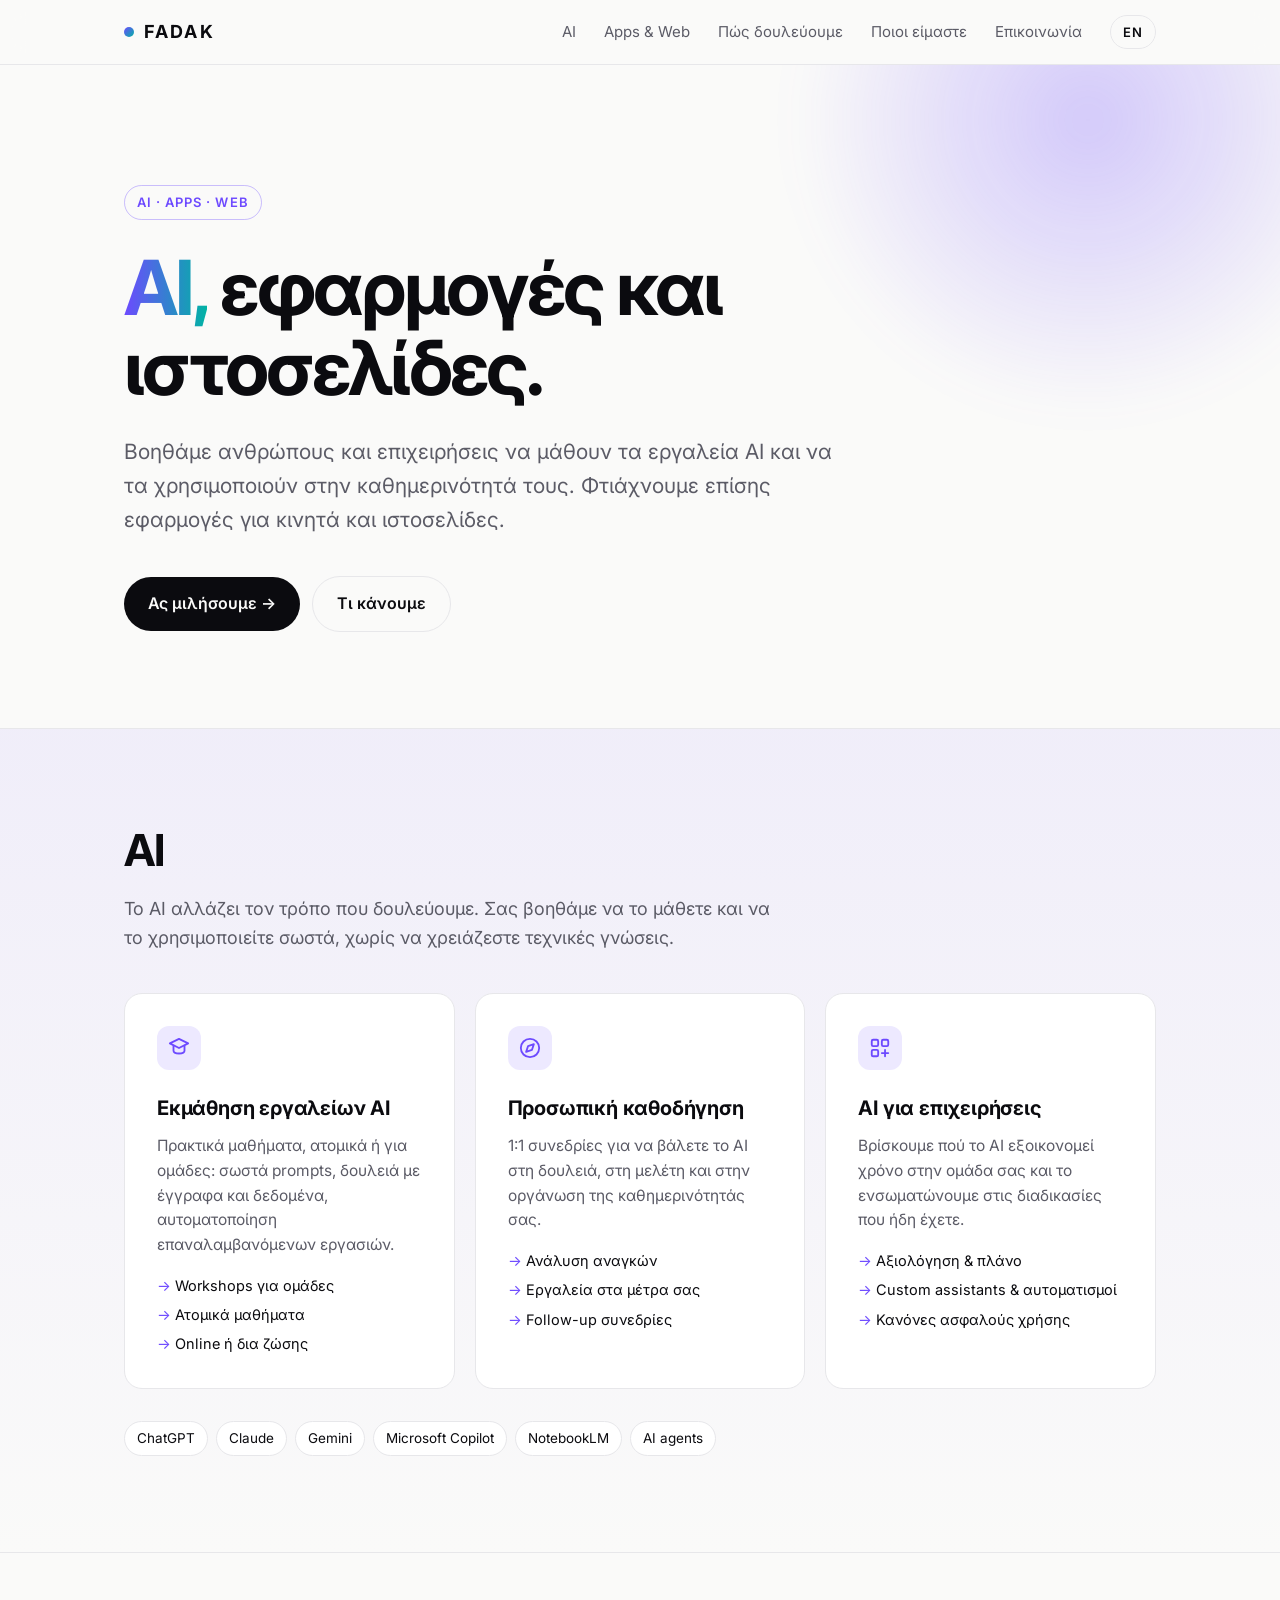
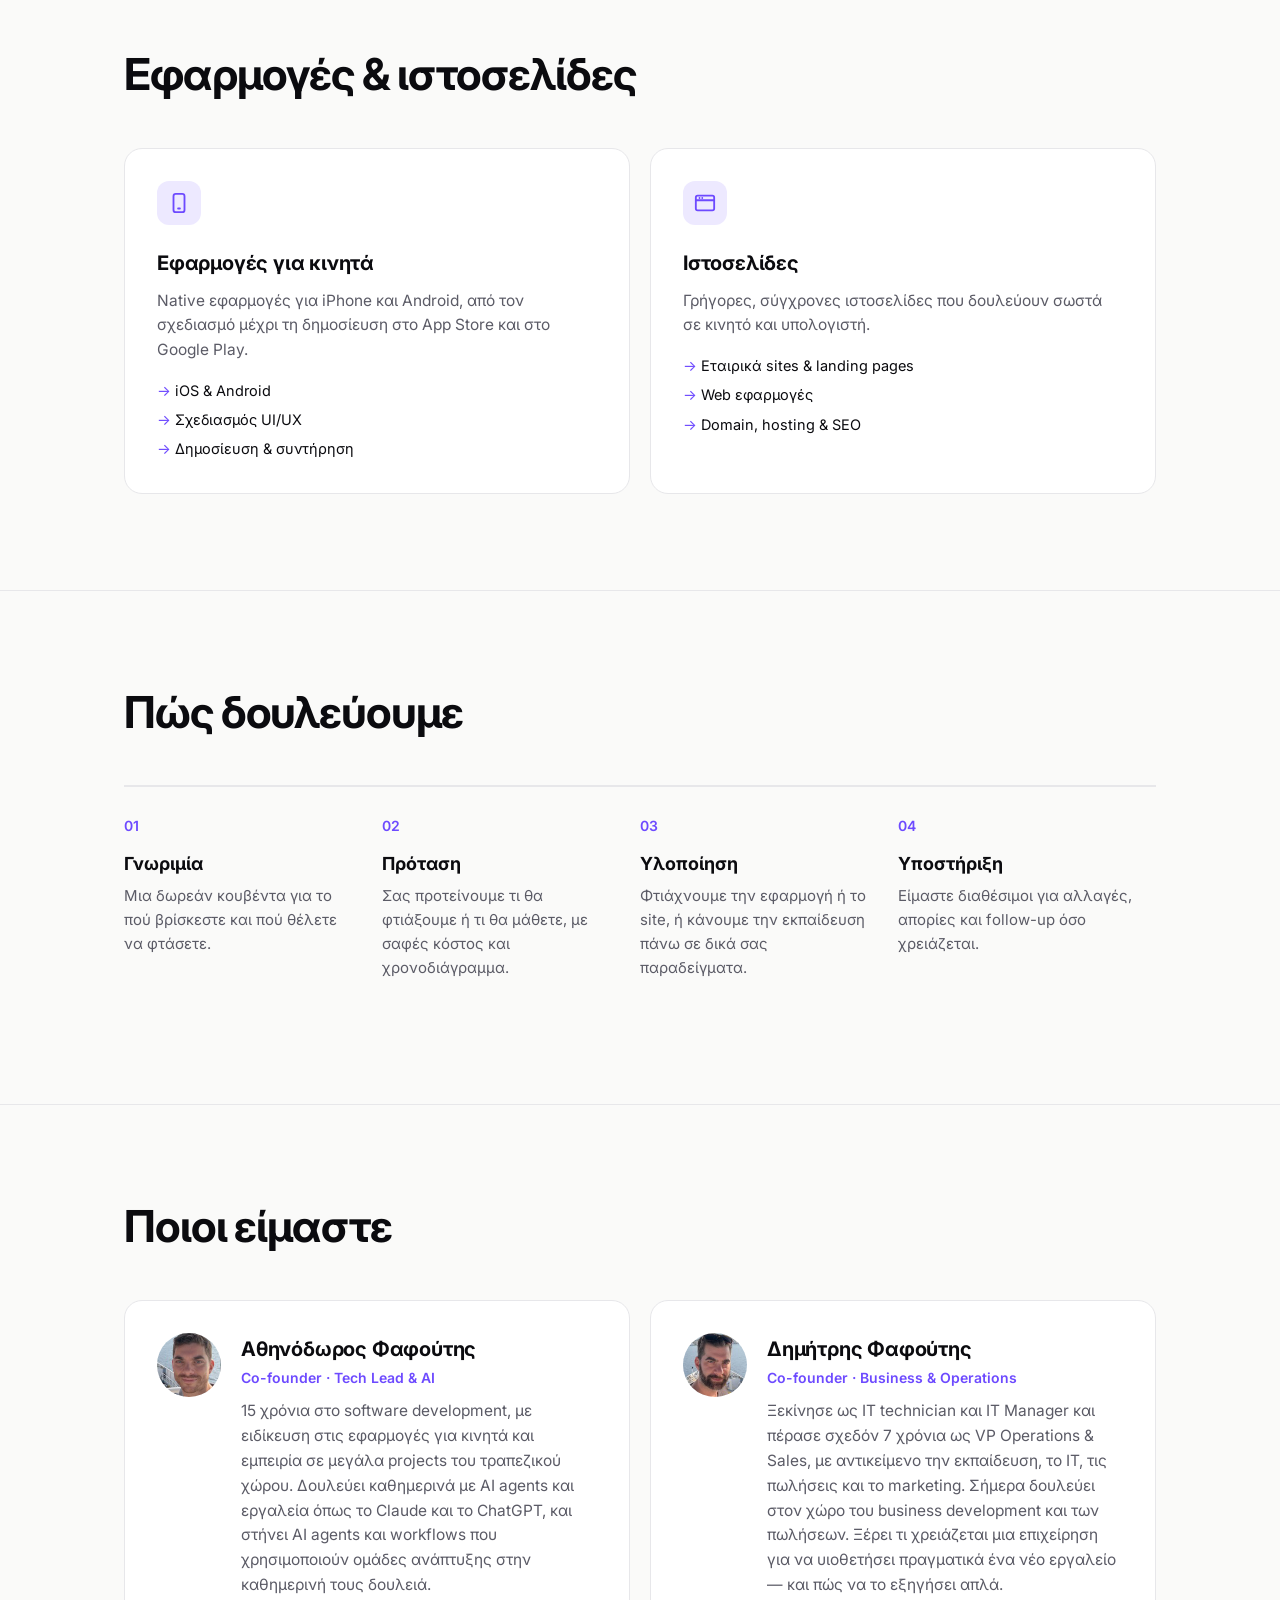
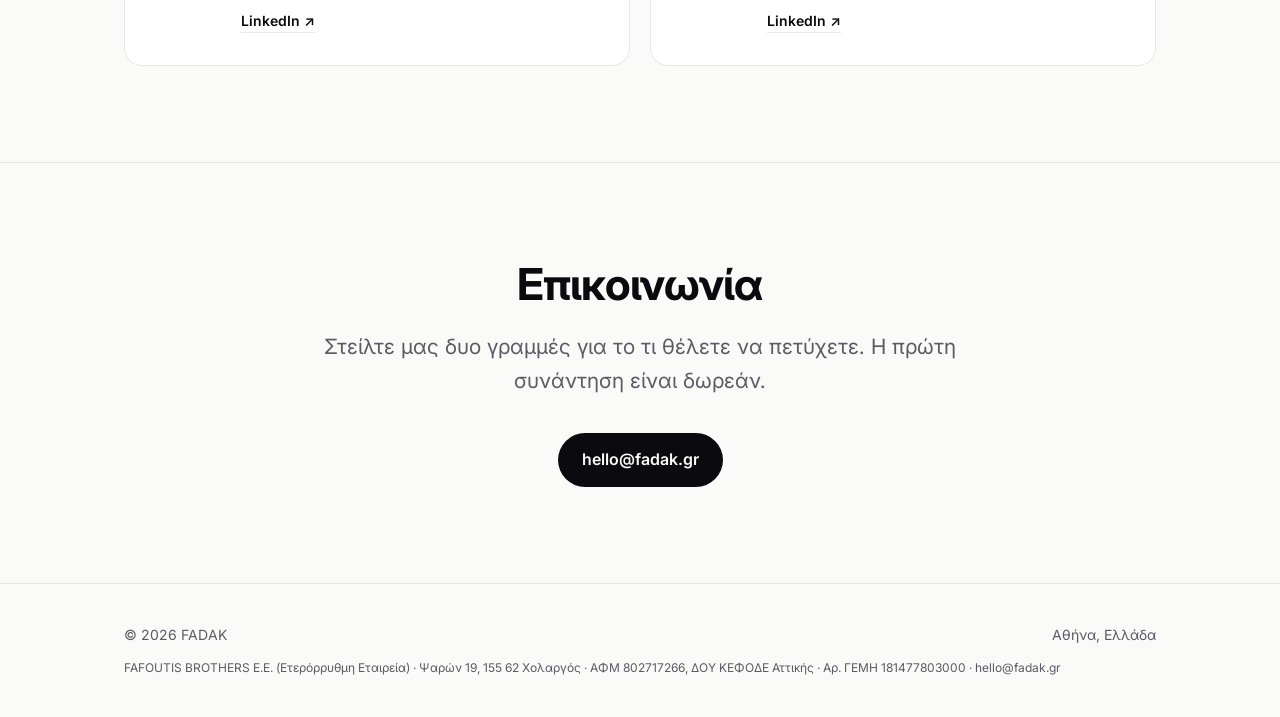
<file: index.html>
<!doctype html>
<html lang="el">
<head>
<meta charset="utf-8">
<meta name="viewport" content="width=device-width, initial-scale=1">
<title>FADAK — AI, Apps & Web</title>
<meta name="description" content="FADAK: εκπαίδευση σε εργαλεία AI και καθοδήγηση, εφαρμογές για κινητά και ιστοσελίδες για ανθρώπους και επιχειρήσεις.">
<meta property="og:title" content="FADAK — AI, Apps & Web">
<meta property="og:description" content="Εκπαίδευση σε εργαλεία AI, εφαρμογές για κινητά και ιστοσελίδες.">
<meta property="og:url" content="https://fadak.gr">
<meta property="og:type" content="website">
<link rel="canonical" href="https://fadak.gr/">
<link rel="alternate" hreflang="el" href="https://fadak.gr/">
<link rel="alternate" hreflang="en" href="https://fadak.gr/en/">
<link rel="alternate" hreflang="x-default" href="https://fadak.gr/">
<link rel="icon" href="data:image/svg+xml,<svg xmlns='http://www.w3.org/2000/svg' viewBox='0 0 32 32'><rect width='32' height='32' rx='8' fill='%230b0b0f'/><circle cx='16' cy='16' r='6' fill='%237c5cff'/></svg>">
<link rel="preconnect" href="https://fonts.googleapis.com">
<link rel="preconnect" href="https://fonts.gstatic.com" crossorigin>
<link href="https://fonts.googleapis.com/css2?family=Inter:wght@400;500;600;700&display=swap" rel="stylesheet">
<link rel="stylesheet" href="style.css">
</head>
<body>

<nav>
  <div class="wrap">
    <a href="#" class="logo"><i></i>FADAK</a>
    <div class="nav-right">
    <ul>
      <li><a href="#ai">AI</a></li>
      <li><a href="#services">Apps & Web</a></li>
      <li><a href="#how">Πώς δουλεύουμε</a></li>
      <li><a href="#about">Ποιοι είμαστε</a></li>
      <li><a href="#contact">Επικοινωνία</a></li>
    </ul>
    <a class="lang" href="en/" hreflang="en" lang="en">EN</a>
    </div>
  </div>
</nav>

<header class="hero">
  <div class="wrap">
    <span class="eyebrow">AI · Apps · Web</span>
    <h1><span>AI,</span> εφαρμογές και ιστοσελίδες.</h1>
    <p class="lead">Βοηθάμε ανθρώπους και επιχειρήσεις να μάθουν τα εργαλεία AI και να τα χρησιμοποιούν στην καθημερινότητά τους. Φτιάχνουμε επίσης εφαρμογές για κινητά και ιστοσελίδες.</p>
    <a class="btn btn-primary" href="#contact">Ας μιλήσουμε →</a>
    <a class="btn btn-ghost" href="#ai">Τι κάνουμε</a>
  </div>
</header>

<section id="ai">
  <div class="wrap">
    <h2 class="reveal">AI</h2>
    <p class="intro reveal">Το AI αλλάζει τον τρόπο που δουλεύουμε. Σας βοηθάμε να το μάθετε και να το χρησιμοποιείτε σωστά, χωρίς να χρειάζεστε τεχνικές γνώσεις.</p>
    <div class="grid grid-3">
      <article class="card reveal">
        <div class="ico">
          <svg width="22" height="22" viewBox="0 0 24 24" fill="none" stroke="currentColor" stroke-width="2" stroke-linecap="round" stroke-linejoin="round"><path d="M2 7l10-5 10 5-10 5z"/><path d="M6 9.5V15c0 1.7 2.7 3 6 3s6-1.3 6-3V9.5"/></svg>
        </div>
        <h3>Εκμάθηση εργαλείων AI</h3>
        <p>Πρακτικά μαθήματα, ατομικά ή για ομάδες: σωστά prompts, δουλειά με έγγραφα και δεδομένα, αυτοματοποίηση επαναλαμβανόμενων εργασιών.</p>
        <ul><li>Workshops για ομάδες</li><li>Ατομικά μαθήματα</li><li>Online ή δια ζώσης</li></ul>
      </article>

      <article class="card reveal">
        <div class="ico">
          <svg width="22" height="22" viewBox="0 0 24 24" fill="none" stroke="currentColor" stroke-width="2" stroke-linecap="round" stroke-linejoin="round"><circle cx="12" cy="12" r="10"/><path d="M16.2 7.8l-2.1 6.3-6.3 2.1 2.1-6.3z"/></svg>
        </div>
        <h3>Προσωπική καθοδήγηση</h3>
        <p>1:1 συνεδρίες για να βάλετε το AI στη δουλειά, στη μελέτη και στην οργάνωση της καθημερινότητάς σας.</p>
        <ul><li>Ανάλυση αναγκών</li><li>Εργαλεία στα μέτρα σας</li><li>Follow-up συνεδρίες</li></ul>
      </article>

      <article class="card reveal">
        <div class="ico">
          <svg width="22" height="22" viewBox="0 0 24 24" fill="none" stroke="currentColor" stroke-width="2" stroke-linecap="round" stroke-linejoin="round"><rect x="3" y="3" width="7" height="7" rx="1.5"/><rect x="14" y="3" width="7" height="7" rx="1.5"/><rect x="3" y="14" width="7" height="7" rx="1.5"/><path d="M17.5 14v7M14 17.5h7"/></svg>
        </div>
        <h3>AI για επιχειρήσεις</h3>
        <p>Βρίσκουμε πού το AI εξοικονομεί χρόνο στην ομάδα σας και το ενσωματώνουμε στις διαδικασίες που ήδη έχετε.</p>
        <ul><li>Αξιολόγηση & πλάνο</li><li>Custom assistants & αυτοματισμοί</li><li>Κανόνες ασφαλούς χρήσης</li></ul>
      </article>
    </div>
    <div class="tags reveal">
      <span>ChatGPT</span><span>Claude</span><span>Gemini</span><span>Microsoft Copilot</span><span>NotebookLM</span><span>AI agents</span>
    </div>
  </div>
</section>

<section id="services">
  <div class="wrap">
    <h2 class="reveal">Εφαρμογές & ιστοσελίδες</h2>

    <div class="grid">
      <article class="card reveal">
        <div class="ico">
          <svg width="22" height="22" viewBox="0 0 24 24" fill="none" stroke="currentColor" stroke-width="2" stroke-linecap="round" stroke-linejoin="round"><rect x="6" y="2" width="12" height="20" rx="2.5"/><path d="M11 18h2"/></svg>
        </div>
        <h3>Εφαρμογές για κινητά</h3>
        <p>Native εφαρμογές για iPhone και Android, από τον σχεδιασμό μέχρι τη δημοσίευση στο App Store και στο Google Play.</p>
        <ul><li>iOS & Android</li><li>Σχεδιασμός UI/UX</li><li>Δημοσίευση & συντήρηση</li></ul>
      </article>

      <article class="card reveal">
        <div class="ico">
          <svg width="22" height="22" viewBox="0 0 24 24" fill="none" stroke="currentColor" stroke-width="2" stroke-linecap="round" stroke-linejoin="round"><rect x="2" y="4" width="20" height="16" rx="2"/><path d="M2 9h20"/><path d="M6 6.5h.01M9 6.5h.01"/></svg>
        </div>
        <h3>Ιστοσελίδες</h3>
        <p>Γρήγορες, σύγχρονες ιστοσελίδες που δουλεύουν σωστά σε κινητό και υπολογιστή.</p>
        <ul><li>Εταιρικά sites & landing pages</li><li>Web εφαρμογές</li><li>Domain, hosting & SEO</li></ul>
      </article>
    </div>
  </div>
</section>

<section id="how">
  <div class="wrap">
    <h2 class="reveal">Πώς δουλεύουμε</h2>
    <div class="steps">
      <div class="step reveal"><h4>Γνωριμία</h4><p>Μια δωρεάν κουβέντα για το πού βρίσκεστε και πού θέλετε να φτάσετε.</p></div>
      <div class="step reveal"><h4>Πρόταση</h4><p>Σας προτείνουμε τι θα φτιάξουμε ή τι θα μάθετε, με σαφές κόστος και χρονοδιάγραμμα.</p></div>
      <div class="step reveal"><h4>Υλοποίηση</h4><p>Φτιάχνουμε την εφαρμογή ή το site, ή κάνουμε την εκπαίδευση πάνω σε δικά σας παραδείγματα.</p></div>
      <div class="step reveal"><h4>Υποστήριξη</h4><p>Είμαστε διαθέσιμοι για αλλαγές, απορίες και follow-up όσο χρειάζεται.</p></div>
    </div>
  </div>
</section>

<section id="about">
  <div class="wrap">
    <h2 class="reveal">Ποιοι είμαστε</h2>
    <div class="team">
      <div class="card person reveal">
        <img class="avatar" src="img/athinodoros.jpg" alt="Αθηνόδωρος Φαφούτης" width="64" height="64">
        <div>
          <h3>Αθηνόδωρος Φαφούτης</h3>
          <div class="role">Co-founder · Tech Lead & AI</div>
          <p>15 χρόνια στο software development, με ειδίκευση στις εφαρμογές για κινητά και εμπειρία σε μεγάλα projects του τραπεζικού χώρου. Δουλεύει καθημερινά με AI agents και εργαλεία όπως το Claude και το ChatGPT, και στήνει AI agents και workflows που χρησιμοποιούν ομάδες ανάπτυξης στην καθημερινή τους δουλειά.</p>
          <a class="in" href="https://www.linkedin.com/in/athensgift/" target="_blank" rel="noopener">LinkedIn ↗</a>
        </div>
      </div>
      <div class="card person reveal">
        <img class="avatar" src="img/dimitris.jpg" alt="Δημήτρης Φαφούτης" width="64" height="64">
        <div>
          <h3>Δημήτρης Φαφούτης</h3>
          <div class="role">Co-founder · Business & Operations</div>
          <p>Ξεκίνησε ως IT technician και IT Manager και πέρασε σχεδόν 7 χρόνια ως VP Operations & Sales, με αντικείμενο την εκπαίδευση, το IT, τις πωλήσεις και το marketing. Σήμερα δουλεύει στον χώρο του business development και των πωλήσεων. Ξέρει τι χρειάζεται μια επιχείρηση για να υιοθετήσει πραγματικά ένα νέο εργαλείο — και πώς να το εξηγήσει απλά.</p>
          <a class="in" href="https://www.linkedin.com/in/fafodimi/" target="_blank" rel="noopener">LinkedIn ↗</a>
        </div>
      </div>
    </div>
  </div>
</section>

<section id="contact" class="contact">
  <div class="wrap">
    <h2 class="reveal">Επικοινωνία</h2>
    <p class="lead reveal">Στείλτε μας δυο γραμμές για το τι θέλετε να πετύχετε. Η πρώτη συνάντηση είναι δωρεάν.</p>
    <a class="btn btn-primary reveal" href="mailto:hello@fadak.gr">hello@fadak.gr</a>
  </div>
</section>

<footer>
  <div class="wrap">
    <span>© <span id="y">2026</span> FADAK</span>
    <span>Αθήνα, Ελλάδα</span>
    <p class="legal">FAFOUTIS BROTHERS E.E. (Ετερόρρυθμη Εταιρεία) · Ψαρών 19, 155 62 Χολαργός · ΑΦΜ 802717266, ΔΟΥ ΚΕΦΟΔΕ Αττικής · Αρ. ΓΕΜΗ 181477803000 · <a href="mailto:hello@fadak.gr">hello@fadak.gr</a></p>
  </div>
</footer>

<script src="main.js"></script>
</body>
</html>
</file>
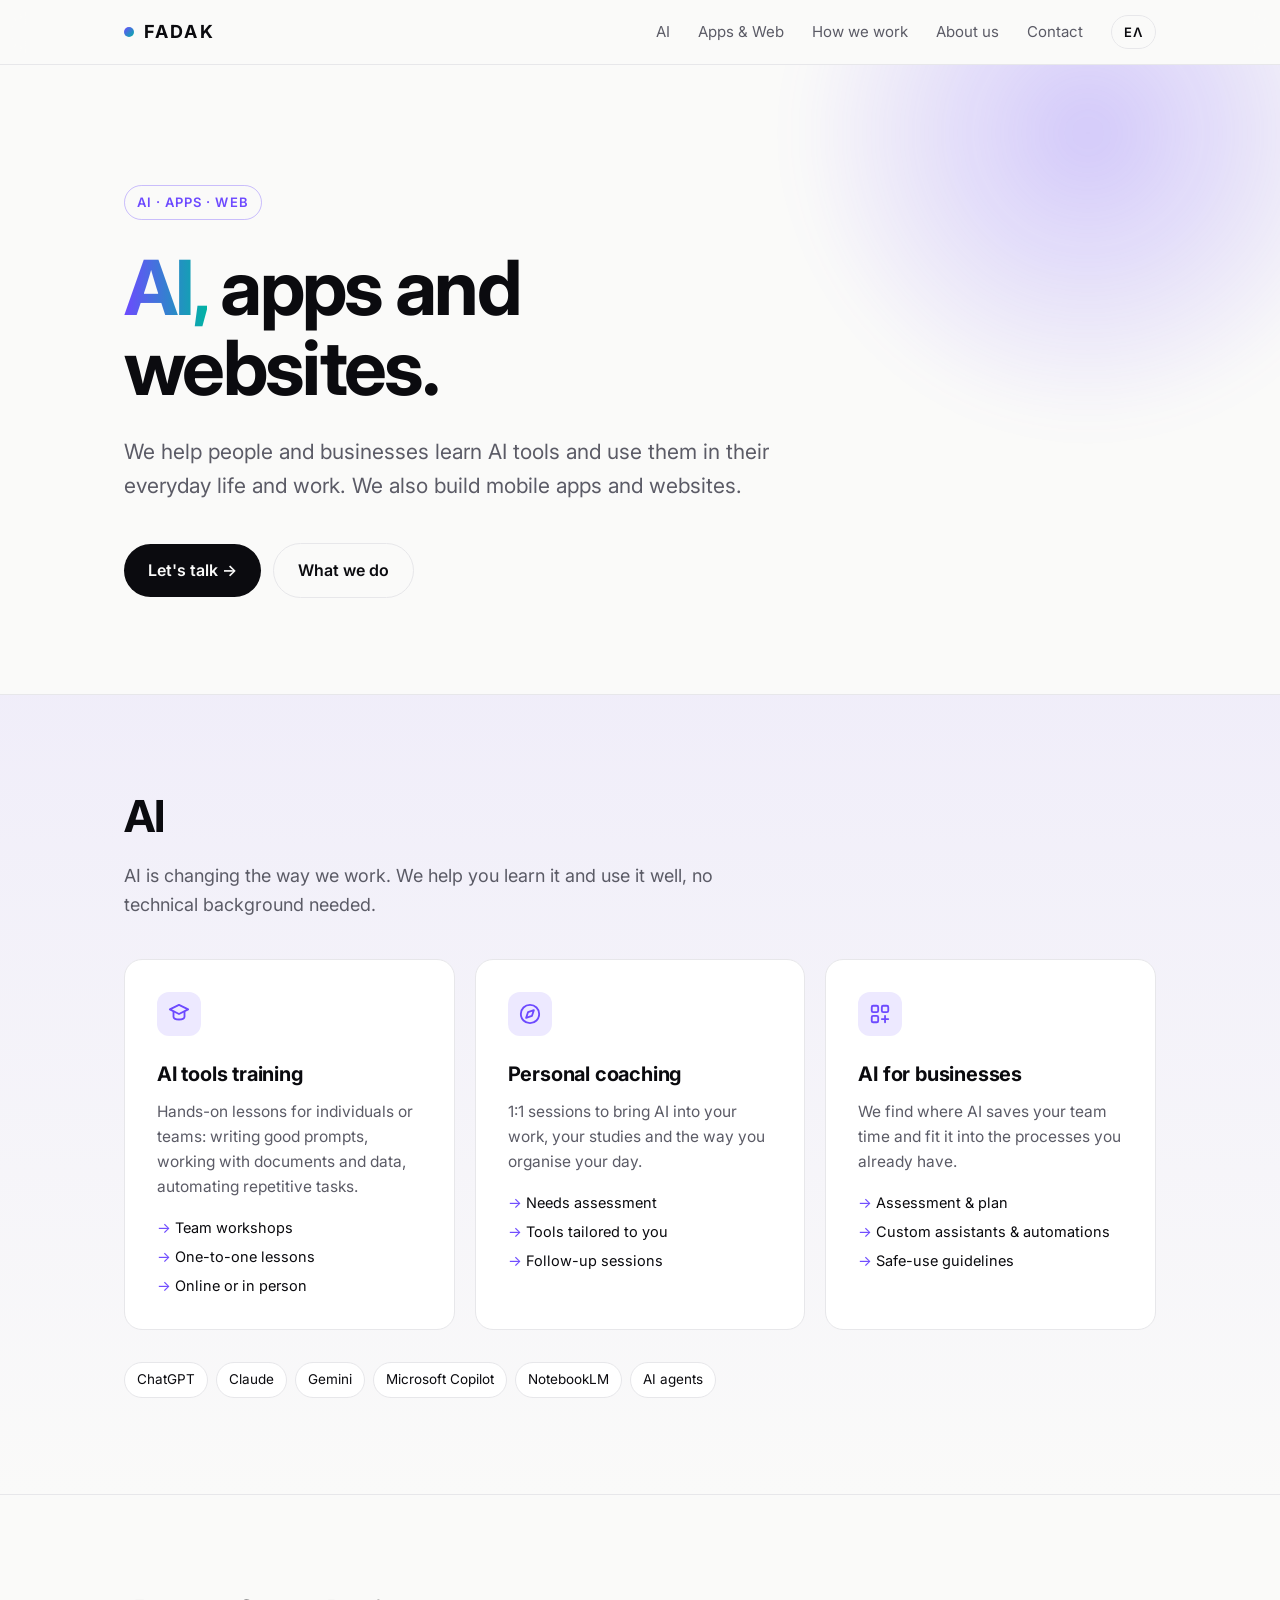
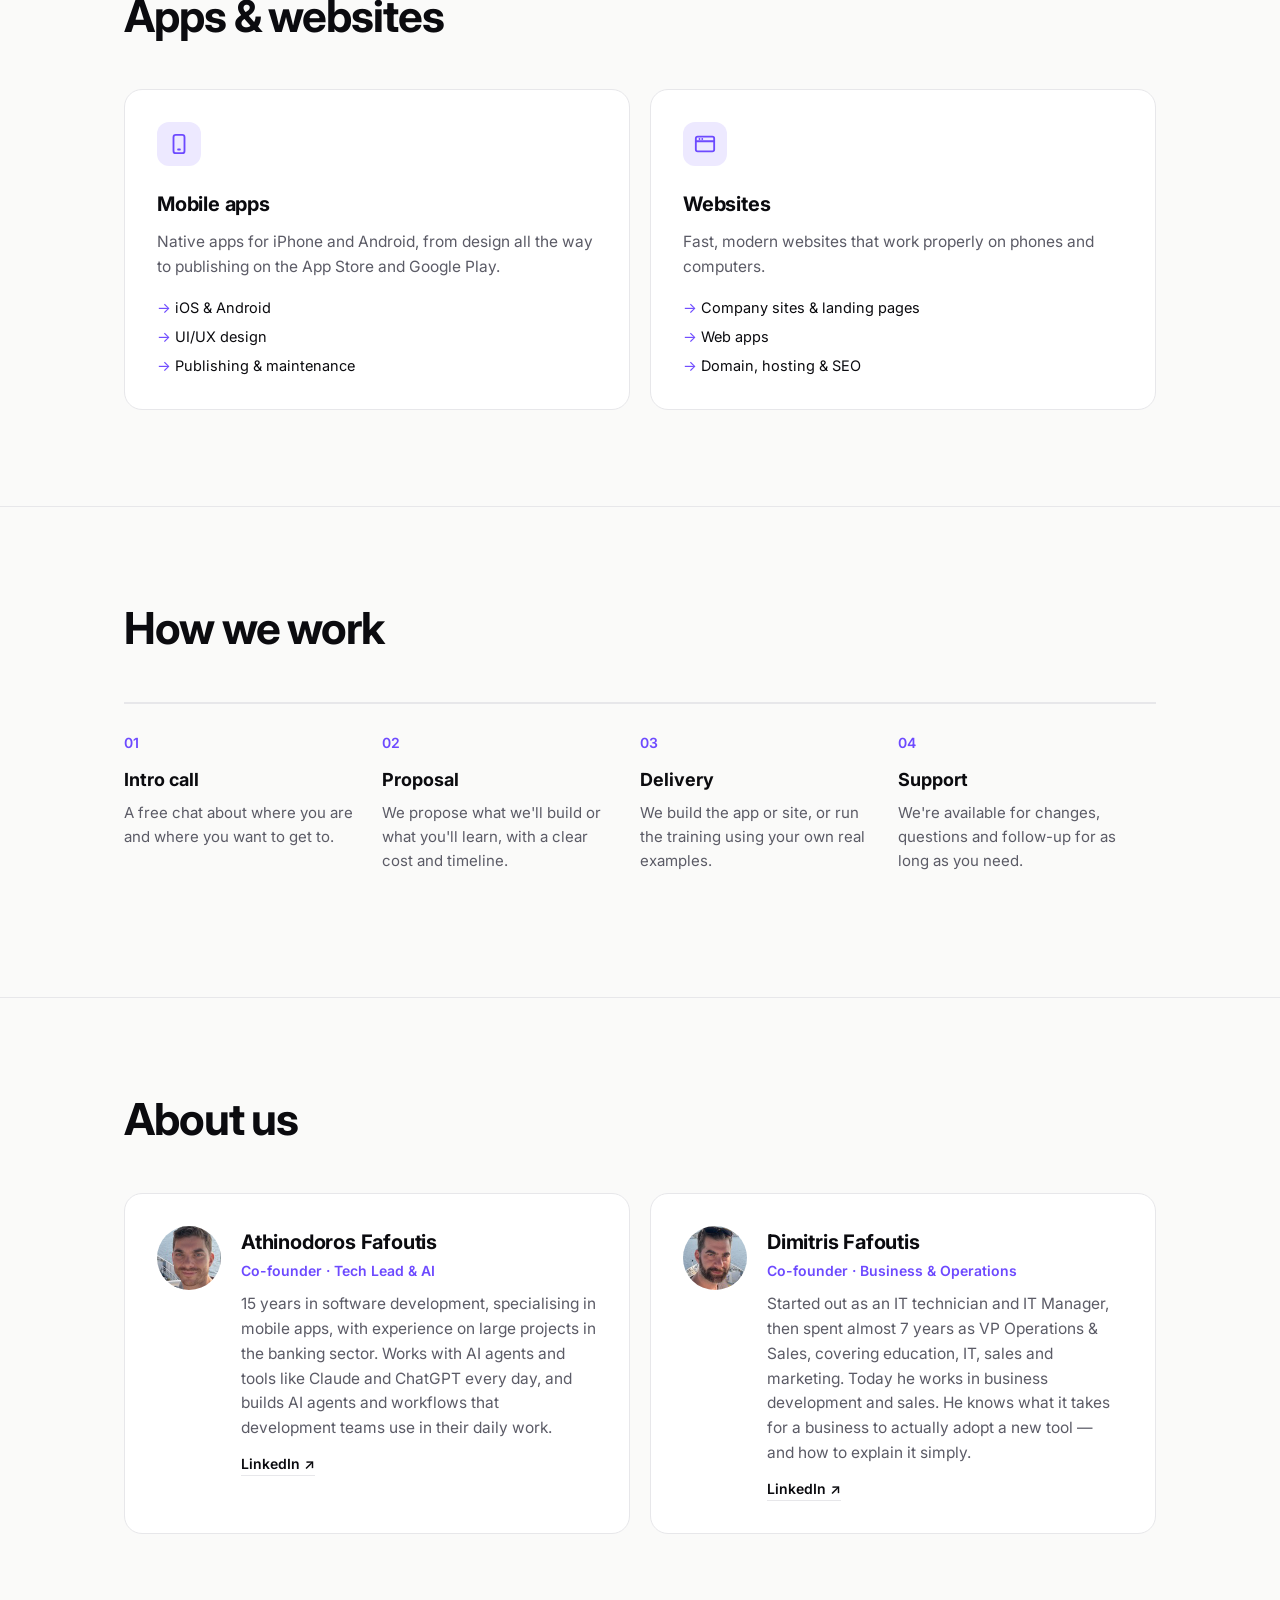
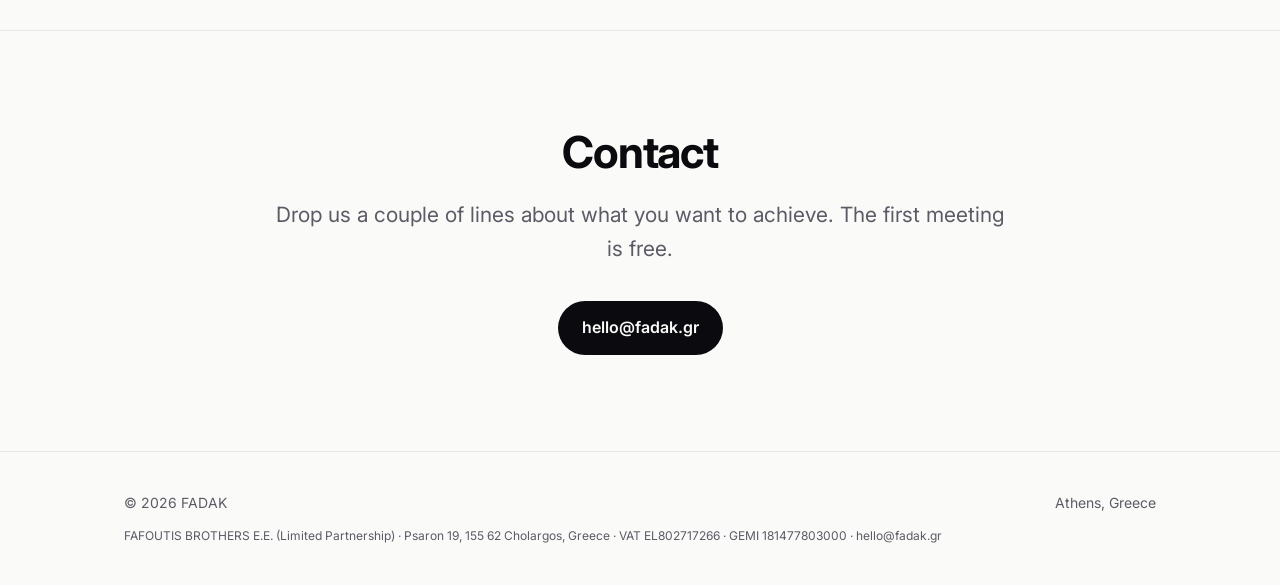
<file: en/index.html>
<!doctype html>
<html lang="en">
<head>
<meta charset="utf-8">
<meta name="viewport" content="width=device-width, initial-scale=1">
<title>FADAK — AI, Apps & Web</title>
<meta name="description" content="FADAK: AI tools training and coaching, mobile apps and websites for people and businesses.">
<meta property="og:title" content="FADAK — AI, Apps & Web">
<meta property="og:description" content="AI tools training, mobile apps and websites.">
<meta property="og:url" content="https://fadak.gr/en/">
<meta property="og:type" content="website">
<link rel="canonical" href="https://fadak.gr/en/">
<link rel="alternate" hreflang="el" href="https://fadak.gr/">
<link rel="alternate" hreflang="en" href="https://fadak.gr/en/">
<link rel="alternate" hreflang="x-default" href="https://fadak.gr/">
<link rel="icon" href="data:image/svg+xml,<svg xmlns='http://www.w3.org/2000/svg' viewBox='0 0 32 32'><rect width='32' height='32' rx='8' fill='%230b0b0f'/><circle cx='16' cy='16' r='6' fill='%237c5cff'/></svg>">
<link rel="preconnect" href="https://fonts.googleapis.com">
<link rel="preconnect" href="https://fonts.gstatic.com" crossorigin>
<link href="https://fonts.googleapis.com/css2?family=Inter:wght@400;500;600;700&display=swap" rel="stylesheet">
<link rel="stylesheet" href="../style.css">
</head>
<body>

<nav>
  <div class="wrap">
    <a href="#" class="logo"><i></i>FADAK</a>
    <div class="nav-right">
    <ul>
      <li><a href="#ai">AI</a></li>
      <li><a href="#services">Apps & Web</a></li>
      <li><a href="#how">How we work</a></li>
      <li><a href="#about">About us</a></li>
      <li><a href="#contact">Contact</a></li>
    </ul>
    <a class="lang" href="../" hreflang="el" lang="el">ΕΛ</a>
    </div>
  </div>
</nav>

<header class="hero">
  <div class="wrap">
    <span class="eyebrow">AI · Apps · Web</span>
    <h1><span>AI,</span> apps and websites.</h1>
    <p class="lead">We help people and businesses learn AI tools and use them in their everyday life and work. We also build mobile apps and websites.</p>
    <a class="btn btn-primary" href="#contact">Let's talk →</a>
    <a class="btn btn-ghost" href="#ai">What we do</a>
  </div>
</header>

<section id="ai">
  <div class="wrap">
    <h2 class="reveal">AI</h2>
    <p class="intro reveal">AI is changing the way we work. We help you learn it and use it well, no technical background needed.</p>
    <div class="grid grid-3">
      <article class="card reveal">
        <div class="ico">
          <svg width="22" height="22" viewBox="0 0 24 24" fill="none" stroke="currentColor" stroke-width="2" stroke-linecap="round" stroke-linejoin="round"><path d="M2 7l10-5 10 5-10 5z"/><path d="M6 9.5V15c0 1.7 2.7 3 6 3s6-1.3 6-3V9.5"/></svg>
        </div>
        <h3>AI tools training</h3>
        <p>Hands-on lessons for individuals or teams: writing good prompts, working with documents and data, automating repetitive tasks.</p>
        <ul><li>Team workshops</li><li>One-to-one lessons</li><li>Online or in person</li></ul>
      </article>

      <article class="card reveal">
        <div class="ico">
          <svg width="22" height="22" viewBox="0 0 24 24" fill="none" stroke="currentColor" stroke-width="2" stroke-linecap="round" stroke-linejoin="round"><circle cx="12" cy="12" r="10"/><path d="M16.2 7.8l-2.1 6.3-6.3 2.1 2.1-6.3z"/></svg>
        </div>
        <h3>Personal coaching</h3>
        <p>1:1 sessions to bring AI into your work, your studies and the way you organise your day.</p>
        <ul><li>Needs assessment</li><li>Tools tailored to you</li><li>Follow-up sessions</li></ul>
      </article>

      <article class="card reveal">
        <div class="ico">
          <svg width="22" height="22" viewBox="0 0 24 24" fill="none" stroke="currentColor" stroke-width="2" stroke-linecap="round" stroke-linejoin="round"><rect x="3" y="3" width="7" height="7" rx="1.5"/><rect x="14" y="3" width="7" height="7" rx="1.5"/><rect x="3" y="14" width="7" height="7" rx="1.5"/><path d="M17.5 14v7M14 17.5h7"/></svg>
        </div>
        <h3>AI for businesses</h3>
        <p>We find where AI saves your team time and fit it into the processes you already have.</p>
        <ul><li>Assessment & plan</li><li>Custom assistants & automations</li><li>Safe-use guidelines</li></ul>
      </article>
    </div>
    <div class="tags reveal">
      <span>ChatGPT</span><span>Claude</span><span>Gemini</span><span>Microsoft Copilot</span><span>NotebookLM</span><span>AI agents</span>
    </div>
  </div>
</section>

<section id="services">
  <div class="wrap">
    <h2 class="reveal">Apps & websites</h2>

    <div class="grid">
      <article class="card reveal">
        <div class="ico">
          <svg width="22" height="22" viewBox="0 0 24 24" fill="none" stroke="currentColor" stroke-width="2" stroke-linecap="round" stroke-linejoin="round"><rect x="6" y="2" width="12" height="20" rx="2.5"/><path d="M11 18h2"/></svg>
        </div>
        <h3>Mobile apps</h3>
        <p>Native apps for iPhone and Android, from design all the way to publishing on the App Store and Google Play.</p>
        <ul><li>iOS & Android</li><li>UI/UX design</li><li>Publishing & maintenance</li></ul>
      </article>

      <article class="card reveal">
        <div class="ico">
          <svg width="22" height="22" viewBox="0 0 24 24" fill="none" stroke="currentColor" stroke-width="2" stroke-linecap="round" stroke-linejoin="round"><rect x="2" y="4" width="20" height="16" rx="2"/><path d="M2 9h20"/><path d="M6 6.5h.01M9 6.5h.01"/></svg>
        </div>
        <h3>Websites</h3>
        <p>Fast, modern websites that work properly on phones and computers.</p>
        <ul><li>Company sites & landing pages</li><li>Web apps</li><li>Domain, hosting & SEO</li></ul>
      </article>
    </div>
  </div>
</section>

<section id="how">
  <div class="wrap">
    <h2 class="reveal">How we work</h2>
    <div class="steps">
      <div class="step reveal"><h4>Intro call</h4><p>A free chat about where you are and where you want to get to.</p></div>
      <div class="step reveal"><h4>Proposal</h4><p>We propose what we'll build or what you'll learn, with a clear cost and timeline.</p></div>
      <div class="step reveal"><h4>Delivery</h4><p>We build the app or site, or run the training using your own real examples.</p></div>
      <div class="step reveal"><h4>Support</h4><p>We're available for changes, questions and follow-up for as long as you need.</p></div>
    </div>
  </div>
</section>

<section id="about">
  <div class="wrap">
    <h2 class="reveal">About us</h2>
    <div class="team">
      <div class="card person reveal">
        <img class="avatar" src="../img/athinodoros.jpg" alt="Athinodoros Fafoutis" width="64" height="64">
        <div>
          <h3>Athinodoros Fafoutis</h3>
          <div class="role">Co-founder · Tech Lead & AI</div>
          <p>15 years in software development, specialising in mobile apps, with experience on large projects in the banking sector. Works with AI agents and tools like Claude and ChatGPT every day, and builds AI agents and workflows that development teams use in their daily work.</p>
          <a class="in" href="https://www.linkedin.com/in/athensgift/" target="_blank" rel="noopener">LinkedIn ↗</a>
        </div>
      </div>
      <div class="card person reveal">
        <img class="avatar" src="../img/dimitris.jpg" alt="Dimitris Fafoutis" width="64" height="64">
        <div>
          <h3>Dimitris Fafoutis</h3>
          <div class="role">Co-founder · Business & Operations</div>
          <p>Started out as an IT technician and IT Manager, then spent almost 7 years as VP Operations & Sales, covering education, IT, sales and marketing. Today he works in business development and sales. He knows what it takes for a business to actually adopt a new tool — and how to explain it simply.</p>
          <a class="in" href="https://www.linkedin.com/in/fafodimi/" target="_blank" rel="noopener">LinkedIn ↗</a>
        </div>
      </div>
    </div>
  </div>
</section>

<section id="contact" class="contact">
  <div class="wrap">
    <h2 class="reveal">Contact</h2>
    <p class="lead reveal">Drop us a couple of lines about what you want to achieve. The first meeting is free.</p>
    <a class="btn btn-primary reveal" href="mailto:hello@fadak.gr">hello@fadak.gr</a>
  </div>
</section>

<footer>
  <div class="wrap">
    <span>© <span id="y">2026</span> FADAK</span>
    <span>Athens, Greece</span>
    <p class="legal">FAFOUTIS BROTHERS E.E. (Limited Partnership) · Psaron 19, 155 62 Cholargos, Greece · VAT EL802717266 · GEMI 181477803000 · <a href="mailto:hello@fadak.gr">hello@fadak.gr</a></p>
  </div>
</footer>

<script src="../main.js"></script>
</body>
</html>
</file>
<file: style.css>
:root{
  --bg:#fafaf9; --surface:#ffffff; --text:#0b0b0f; --muted:#5b5b66; --line:#e7e7ea;
  --accent:#6d4aff; --accent-2:#00b3a4; --radius:18px; --max:1080px;
}
@media (prefers-color-scheme: dark){
  :root{ --bg:#0b0b0f; --surface:#131318; --text:#f3f3f5; --muted:#a0a0ab; --line:#24242c; --accent:#8b72ff; --accent-2:#2fd3c4; }
}
*{box-sizing:border-box;margin:0;padding:0}
html{scroll-behavior:smooth}
body{font-family:Inter,system-ui,-apple-system,sans-serif;background:var(--bg);color:var(--text);line-height:1.6;-webkit-font-smoothing:antialiased}
a{color:inherit;text-decoration:none}
.wrap{max-width:var(--max);margin:0 auto;padding:0 24px}

/* nav */
nav{position:sticky;top:0;z-index:10;backdrop-filter:blur(12px);background:color-mix(in srgb,var(--bg) 80%,transparent);border-bottom:1px solid var(--line)}
nav .wrap{display:flex;align-items:center;justify-content:space-between;height:64px}
.logo{font-weight:700;letter-spacing:.12em;font-size:18px;display:flex;align-items:center;gap:10px}
.logo i{width:10px;height:10px;border-radius:50%;background:linear-gradient(135deg,var(--accent),var(--accent-2))}
nav ul{display:flex;gap:28px;list-style:none;font-size:15px;color:var(--muted)}
nav ul a:hover{color:var(--text)}
.nav-right{display:flex;align-items:center;gap:28px}
.lang{font-size:13px;font-weight:600;letter-spacing:.06em;padding:6px 12px;border:1px solid var(--line);border-radius:999px}
.lang:hover{border-color:var(--text)}
@media (max-width:640px){nav ul{display:none}}

/* hero */
.hero{padding:120px 0 96px;position:relative;overflow:hidden}
.hero::before{content:"";position:absolute;inset:-40% -10% auto auto;width:640px;height:640px;border-radius:50%;
  background:radial-gradient(circle,color-mix(in srgb,var(--accent) 28%,transparent),transparent 65%);filter:blur(20px);z-index:-1}
.eyebrow{display:inline-block;font-size:13px;font-weight:600;letter-spacing:.08em;text-transform:uppercase;color:var(--accent);
  border:1px solid color-mix(in srgb,var(--accent) 35%,transparent);padding:6px 12px;border-radius:999px;margin-bottom:28px}
h1{font-size:clamp(40px,7vw,76px);line-height:1.05;letter-spacing:-.035em;font-weight:700;max-width:14ch}
h1 span{background:linear-gradient(90deg,var(--accent),var(--accent-2));-webkit-background-clip:text;background-clip:text;color:transparent}
.lead{font-size:clamp(18px,2.2vw,21px);color:var(--muted);max-width:56ch;margin:28px 0 40px}
.btn{display:inline-flex;align-items:center;gap:8px;padding:14px 24px;border-radius:999px;font-weight:600;font-size:16px;transition:transform .15s ease,opacity .15s}
.btn:hover{transform:translateY(-1px)}
.btn-primary{background:var(--text);color:var(--bg)}
.btn-ghost{border:1px solid var(--line);margin-left:8px}

/* sections */
section{padding:96px 0;border-top:1px solid var(--line)}
.label{font-size:13px;font-weight:600;letter-spacing:.08em;text-transform:uppercase;color:var(--muted);margin-bottom:14px}
h2{font-size:clamp(30px,4vw,44px);letter-spacing:-.025em;line-height:1.15;font-weight:700;max-width:22ch;margin-bottom:48px}

.grid{display:grid;gap:20px;grid-template-columns:repeat(auto-fit,minmax(min(100%,400px),1fr))}
.grid-3{grid-template-columns:repeat(auto-fit,minmax(min(100%,280px),1fr))}
#ai{background:linear-gradient(180deg,color-mix(in srgb,var(--accent) 7%,var(--bg)),var(--bg))}
.intro{color:var(--muted);font-size:18px;max-width:60ch;margin:-28px 0 40px}
.tags{display:flex;flex-wrap:wrap;gap:8px;margin-top:32px}
.tags span{font-size:13.5px;padding:6px 12px;border-radius:999px;border:1px solid var(--line);background:var(--surface)}
.card{background:var(--surface);border:1px solid var(--line);border-radius:var(--radius);padding:32px;transition:border-color .2s,transform .2s}
.card:hover{border-color:color-mix(in srgb,var(--accent) 50%,var(--line));transform:translateY(-2px)}
.card .ico{width:44px;height:44px;border-radius:12px;display:grid;place-items:center;margin-bottom:22px;
  background:color-mix(in srgb,var(--accent) 12%,transparent);color:var(--accent)}
.card h3{font-size:20px;letter-spacing:-.01em;margin-bottom:10px}
.card p{color:var(--muted);font-size:15.5px}
.card ul{list-style:none;margin-top:16px;display:grid;gap:6px;font-size:14.5px}
.card li::before{content:"→ ";color:var(--accent)}

/* steps */
.steps{display:grid;gap:0;grid-template-columns:repeat(auto-fit,minmax(220px,1fr));counter-reset:s}
.step{padding:28px 24px 28px 0;border-top:2px solid var(--line);position:relative}
.step::before{counter-increment:s;content:"0" counter(s);font-size:14px;font-weight:600;color:var(--accent);display:block;margin-bottom:12px}
.step h4{font-size:18px;margin-bottom:6px}
.step p{color:var(--muted);font-size:15px}

/* team */
.team{display:grid;gap:20px;grid-template-columns:repeat(auto-fit,minmax(300px,1fr))}
.person{display:flex;gap:20px;align-items:flex-start}
.avatar{flex:none;width:64px;height:64px;border-radius:50%;display:grid;place-items:center;font-weight:700;font-size:20px;color:#fff;
  background:linear-gradient(135deg,var(--accent),var(--accent-2))}
.person h3{font-size:20px;margin-bottom:2px}
.person .role{color:var(--accent);font-size:14px;font-weight:600;margin-bottom:10px}
.person p{color:var(--muted);font-size:15.5px}
.person a.in{display:inline-block;margin-top:12px;font-size:14px;font-weight:600;border-bottom:1px solid var(--line)}
.person a.in:hover{border-color:var(--text)}
img.avatar{object-fit:cover;background:var(--line)}

/* contact */
.contact{text-align:center}
.contact h2{margin:0 auto 20px}
.contact .lead{margin:0 auto 36px}
footer{padding:40px 0;border-top:1px solid var(--line);color:var(--muted);font-size:14px}
footer .wrap{display:flex;justify-content:space-between;flex-wrap:wrap;gap:12px}
footer .legal{flex-basis:100%;margin:0;font-size:12px;line-height:1.6}
footer .legal a{color:inherit}

.reveal{opacity:0;transform:translateY(16px);transition:opacity .7s ease,transform .7s ease}
.reveal.in{opacity:1;transform:none}
@media (prefers-reduced-motion:reduce){.reveal{opacity:1;transform:none;transition:none}html{scroll-behavior:auto}}
</file>
